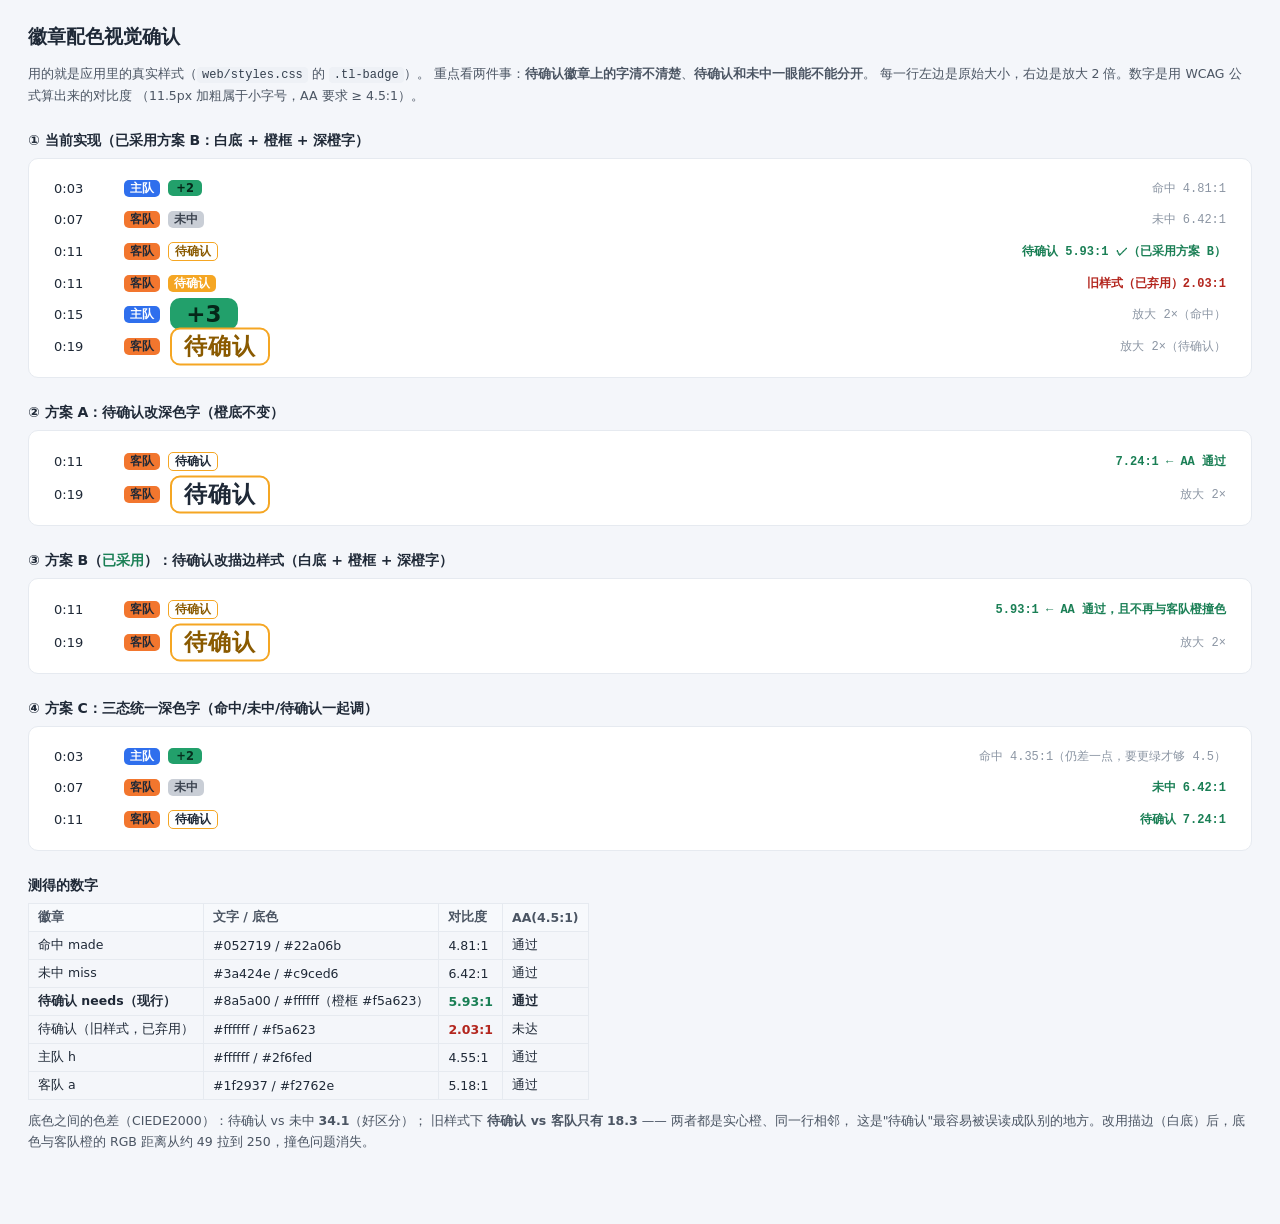
<file: web/_badge_preview.html>
<!DOCTYPE html>
<html lang="zh-CN">
<head>
<meta charset="utf-8">
<title>徽章配色视觉确认 · 待确认 vs 未中</title>
<link rel="stylesheet" href="styles.css?v=20260926-readable">
<style>
  body { background: var(--bg); padding: 24px 28px 60px; font-family: system-ui, "Segoe UI", "Microsoft YaHei", sans-serif; }
  h1 { font-size: 19px; margin: 0 0 4px; color: var(--ink); }
  h2 { font-size: 14px; margin: 26px 0 8px; color: var(--ink); }
  .note { font-size: 12.5px; color: var(--ink-2); line-height: 1.7; }
  .card2 { background: var(--card); border: 1px solid var(--line); border-radius: 10px; padding: 14px 16px; margin-top: 8px; }
  .demo-row { display: grid; grid-template-columns: 62px 1fr auto; gap: 8px; align-items: center;
              padding: 7px 9px; border-radius: 8px; font-size: 13px; }
  .demo-row:hover { background: #f4f7fc; }
  .zoom { transform: scale(2); transform-origin: left center; margin: 0 0 0 6px; }
  .num { font-family: Consolas, monospace; font-size: 12px; color: var(--ink-3); }
  .bad { color: #b3261e; font-weight: 700; }
  .ok { color: #1a7f55; font-weight: 700; }
  table { border-collapse: collapse; font-size: 12.5px; margin-top: 8px; }
  td, th { border: 1px solid var(--line); padding: 5px 9px; text-align: left; }
  th { background: #f7f9fc; color: var(--ink-2); font-weight: 600; }
</style>
</head>
<body>
<h1>徽章配色视觉确认</h1>
<p class="note">
  用的就是应用里的真实样式（<code>web/styles.css</code> 的 <code>.tl-badge</code>）。
  重点看两件事：<b>待确认徽章上的字清不清楚</b>、<b>待确认和未中一眼能不能分开</b>。
  每一行左边是原始大小，右边是放大 2 倍。数字是用 WCAG 公式算出来的对比度
  （11.5px 加粗属于小字号，AA 要求 ≥ 4.5:1）。
</p>

<h2>① 当前实现（已采用方案 B：白底 + 橙框 + 深橙字）</h2>
<div class="card2">
  <div class="demo-row">
    <span class="t">0:03</span>
    <span><span class="tl-badge h">主队</span>
      <span class="tl-badge made" style="margin-left:4px">+2</span></span>
    <span class="num">命中 4.81:1</span>
  </div>
  <div class="demo-row">
    <span class="t">0:07</span>
    <span><span class="tl-badge a">客队</span>
      <span class="tl-badge miss" style="margin-left:4px">未中</span></span>
    <span class="num">未中 6.42:1</span>
  </div>
  <div class="demo-row">
    <span class="t">0:11</span>
    <span><span class="tl-badge a">客队</span>
      <span class="tl-badge needs" style="margin-left:4px">待确认</span></span>
    <span class="num ok">待确认 5.93:1 ✓（已采用方案 B）</span>
  </div>
  <div class="demo-row">
    <span class="t">0:11</span>
    <span><span class="tl-badge a">客队</span>
      <span class="tl-badge" style="background:#f5a623;color:#fff;margin-left:4px">待确认</span></span>
    <span class="num bad">旧样式（已弃用）2.03:1</span>
  </div>
  <div class="demo-row">
    <span class="t">0:15</span>
    <span><span class="tl-badge h">主队</span>
      <span class="tl-badge made zoom">+3</span></span>
    <span class="num">放大 2×（命中）</span>
  </div>
  <div class="demo-row">
    <span class="t">0:19</span>
    <span><span class="tl-badge a">客队</span>
      <span class="tl-badge needs zoom">待确认</span></span>
    <span class="num">放大 2×（待确认）</span>
  </div>
</div>

<h2>② 方案 A：待确认改深色字（橙底不变）</h2>
<div class="card2">
  <div class="demo-row">
    <span class="t">0:11</span>
    <span><span class="tl-badge a">客队</span>
      <span class="tl-badge needs" style="color:#1f2937;margin-left:4px">待确认</span></span>
    <span class="num ok">7.24:1 ← AA 通过</span>
  </div>
  <div class="demo-row">
    <span class="t">0:19</span>
    <span><span class="tl-badge a">客队</span>
      <span class="tl-badge needs zoom" style="color:#1f2937">待确认</span></span>
    <span class="num">放大 2×</span>
  </div>
</div>

<h2>③ 方案 B（<span class="ok">已采用</span>）：待确认改描边样式（白底 + 橙框 + 深橙字）</h2>
<div class="card2">
  <div class="demo-row">
    <span class="t">0:11</span>
    <span><span class="tl-badge a">客队</span>
      <span class="tl-badge" style="background:#fff;color:#8a5a00;border:1px solid #f5a623;margin-left:4px">待确认</span></span>
    <span class="num ok">5.93:1 ← AA 通过，且不再与客队橙撞色</span>
  </div>
  <div class="demo-row">
    <span class="t">0:19</span>
    <span><span class="tl-badge a">客队</span>
      <span class="tl-badge zoom" style="background:#fff;color:#8a5a00;border:1px solid #f5a623">待确认</span></span>
    <span class="num">放大 2×</span>
  </div>
</div>

<h2>④ 方案 C：三态统一深色字（命中/未中/待确认一起调）</h2>
<div class="card2">
  <div class="demo-row">
    <span class="t">0:03</span>
    <span><span class="tl-badge h">主队</span>
      <span class="tl-badge made" style="color:#06301f;margin-left:4px">+2</span></span>
    <span class="num">命中 4.35:1（仍差一点，要更绿才够 4.5）</span>
  </div>
  <div class="demo-row">
    <span class="t">0:07</span>
    <span><span class="tl-badge a">客队</span>
      <span class="tl-badge miss" style="color:#3a424e;margin-left:4px">未中</span></span>
    <span class="num ok">未中 6.42:1</span>
  </div>
  <div class="demo-row">
    <span class="t">0:11</span>
    <span><span class="tl-badge a">客队</span>
      <span class="tl-badge needs" style="color:#1f2937;margin-left:4px">待确认</span></span>
    <span class="num ok">待确认 7.24:1</span>
  </div>
</div>

<h2>测得的数字</h2>
<table>
  <tr><th>徽章</th><th>文字 / 底色</th><th>对比度</th><th>AA(4.5:1)</th></tr>
  <tr><td>命中 made</td><td>#052719 / #22a06b</td><td>4.81:1</td><td>通过</td></tr>
  <tr><td>未中 miss</td><td>#3a424e / #c9ced6</td><td>6.42:1</td><td>通过</td></tr>
  <tr><td><b>待确认 needs（现行）</b></td><td>#8a5a00 / #ffffff（橙框 #f5a623）</td><td><b class="ok">5.93:1</b></td><td><b>通过</b></td></tr>
  <tr><td>待确认（旧样式，已弃用）</td><td>#ffffff / #f5a623</td><td class="bad">2.03:1</td><td>未达</td></tr>
  <tr><td>主队 h</td><td>#ffffff / #2f6fed</td><td>4.55:1</td><td>通过</td></tr>
  <tr><td>客队 a</td><td>#1f2937 / #f2762e</td><td>5.18:1</td><td>通过</td></tr>
</table>
<p class="note" style="margin-top:10px">
  底色之间的色差（CIEDE2000）：待确认 vs 未中 <b>34.1</b>（好区分）；
  旧样式下 <b>待确认 vs 客队只有 18.3</b> —— 两者都是实心橙、同一行相邻，
  这是"待确认"最容易被误读成队别的地方。改用描边（白底）后，底色与客队橙的
  RGB 距离从约 49 拉到 250，撞色问题消失。
</p>
</body>
</html>
</file>
<file: web/styles.css>
/* ==========================================================================
   AI 篮球分析软件 —— 全局样式
   设计口径：深色顶栏 + 浅色内容区；卡片式信息分组；ECharts 用统一浅色主题。
   ========================================================================== */
:root {
  --nav-h: 58px;
  --dark: #16202c;
  --dark-2: #1f2d3d;
  --ink: #1f2937;
  --ink-2: #4b5563;
  --ink-3: #8b95a3;
  --line: #e6eaf0;
  --bg: #f4f6fa;
  --card: #ffffff;
  --home: #2f6fed;   /* 主队主题色 */
  --away: #f2762e;   /* 客队主题色 */
  --made: #22a06b;   /* 命中 */
  --miss: #e5484d;   /* 未中 */
}

* { box-sizing: border-box; }
html, body { margin: 0; padding: 0; }
body {
  font-family: "PingFang SC", "Microsoft YaHei", "Hiragino Sans GB", system-ui, sans-serif;
  background: var(--bg);
  color: var(--ink);
  font-size: 14px;
  -webkit-font-smoothing: antialiased;
}
[v-cloak] { display: none; }
a { text-decoration: none; color: inherit; }
code {
  background: #eef1f6; padding: 1px 5px; border-radius: 4px;
  font-family: Consolas, Monaco, monospace; font-size: 12px; color: #35404f;
}

/* ---------------- 顶栏 ---------------- */
.topbar {
  height: var(--nav-h); background: var(--dark); color: #e8eef6;
  display: flex; align-items: center; gap: 18px; padding: 0 16px;
  position: sticky; top: 0; z-index: 100;
  box-shadow: 0 2px 10px rgba(15, 25, 40, .18);
}
.brand { display: flex; align-items: center; gap: 10px; min-width: 210px; }
.brand .logo { font-size: 22px; }
.brand-text { display: flex; flex-direction: column; line-height: 1.25; }
.brand-text b { font-size: 15px; letter-spacing: .5px; }
.brand-text small { color: #93a3b8; font-size: 11px; }
.topnav { display: flex; gap: 4px; flex: 1; overflow-x: auto; }
.topnav-item {
  display: inline-flex; align-items: center; gap: 6px;
  padding: 7px 12px; border-radius: 8px; color: #b9c6d6; font-size: 13px;
  white-space: nowrap; transition: all .15s;
}
.topnav-item:hover { background: rgba(255, 255, 255, .07); color: #fff; }
.topnav-item.active { background: var(--home); color: #fff; font-weight: 600; }
.topnav-item .ico { font-size: 14px; }
.topbar-right { display: flex; align-items: center; gap: 8px; }

/* ---------------- 降级提示条 ---------------- */
.degrade-bar {
  background: #fff7e6; color: #8a5a00; border-bottom: 1px solid #ffe1a8;
  padding: 8px 16px; font-size: 12.5px; line-height: 1.7;
}
.degrade-bar code { background: #fff0d1; color: #7a4d00; }

/* ---------------- 布局 ---------------- */
.layout { display: flex; align-items: flex-start; gap: 0; }
.sidebar {
  width: 196px; flex: 0 0 196px; background: var(--dark-2);
  min-height: calc(100vh - var(--nav-h)); padding: 12px 10px 20px;
  position: sticky; top: var(--nav-h);
}
.side-sec {
  color: #7d8ea4; font-size: 11px; letter-spacing: 1px;
  padding: 12px 8px 6px; text-transform: uppercase;
}
.side-item {
  display: flex; align-items: center; gap: 9px; padding: 9px 10px;
  border-radius: 8px; color: #c2cfdd; font-size: 13.5px; margin-bottom: 2px;
  transition: all .15s;
}
.side-item:hover { background: rgba(255, 255, 255, .07); color: #fff; }
.side-item.active { background: rgba(47, 111, 237, .22); color: #fff; font-weight: 600;
  box-shadow: inset 3px 0 0 var(--home); }
.side-item .ico { width: 16px; text-align: center; }
.side-card {
  margin-top: 16px; background: rgba(255, 255, 255, .05);
  border: 1px solid rgba(255, 255, 255, .08); border-radius: 10px; padding: 10px;
}
.side-card-title { color: #8fa0b6; font-size: 11px; margin-bottom: 8px; letter-spacing: .5px; }
.side-card-score { display: flex; flex-direction: column; gap: 4px; }
.side-card-score > div { display: flex; justify-content: space-between; color: #dbe5f0; font-size: 13px; }
.side-card-score span { font-weight: 700; color: #fff; font-variant-numeric: tabular-nums; }
.side-card-meta { color: #8496ab; font-size: 11.5px; margin-top: 7px; line-height: 1.6; }

.content { flex: 1; padding: 16px 18px 40px; min-width: 0; }

/* ---------------- 通用卡片 / 栅格 ---------------- */
.card {
  background: var(--card); border: 1px solid var(--line); border-radius: 12px;
  padding: 14px 16px; margin-bottom: 14px;
  box-shadow: 0 1px 3px rgba(22, 32, 44, .05);
}
.card-title {
  font-size: 14px; font-weight: 700; margin: 0 0 12px; color: var(--ink);
  display: flex; align-items: center; gap: 8px; flex-wrap: wrap;
}
.card-title .sub { font-weight: 400; color: var(--ink-3); font-size: 12px; }
.card-title .grow { flex: 1; }
.grid { display: grid; gap: 14px; }
.grid-2 { grid-template-columns: repeat(2, minmax(0, 1fr)); }
.grid-3 { grid-template-columns: repeat(3, minmax(0, 1fr)); }
.grid-4 { grid-template-columns: repeat(4, minmax(0, 1fr)); }
.grid-court { grid-template-columns: minmax(420px, 1.35fr) minmax(320px, 1fr); }
@media (max-width: 1180px) {
  .grid-2, .grid-3, .grid-4, .grid-court { grid-template-columns: minmax(0, 1fr); }
  .sidebar { display: none; }
}
.muted { color: var(--ink-3); }
.mono { font-family: Consolas, Monaco, monospace; font-variant-numeric: tabular-nums; }
.hint { color: var(--ink-3); font-size: 12px; line-height: 1.7; }
.row { display: flex; align-items: center; gap: 10px; flex-wrap: wrap; }
.spacer { flex: 1; }

/* ---------------- 比分牌 ---------------- */
.scoreboard {
  display: flex; align-items: stretch; gap: 12px;
  background: linear-gradient(135deg, #1b2839, #25384f);
  border-radius: 12px; padding: 16px 18px; color: #fff;
}
.scoreboard .team { flex: 1; text-align: center; }
.scoreboard .team .nm { font-size: 14px; color: #a9bdd4; margin-bottom: 4px; }
.scoreboard .team .pts { font-size: 44px; font-weight: 800; line-height: 1; font-variant-numeric: tabular-nums; }
.scoreboard .team.home .pts { color: #7fb0ff; }
.scoreboard .team.away .pts { color: #ffb37f; }
.scoreboard .team .meta { font-size: 12px; color: #9db0c6; margin-top: 8px; line-height: 1.7; }
.scoreboard .mid { display: flex; flex-direction: column; align-items: center; justify-content: center; gap: 6px; min-width: 110px; }
.scoreboard .mid .vs { font-size: 12px; color: #8ea3ba; letter-spacing: 2px; }
.scoreboard .mid .win { font-size: 12.5px; color: #ffd66b; font-weight: 600; }

/* 关键指标小卡 */
.kpi { background: #f8fafc; border: 1px solid var(--line); border-radius: 10px; padding: 10px 12px; }
.kpi .k { font-size: 12px; color: var(--ink-3); margin-bottom: 6px; }
.kpi .v { font-size: 22px; font-weight: 700; font-variant-numeric: tabular-nums; }
.kpi .d { font-size: 11.5px; color: var(--ink-3); margin-top: 4px; }
.kpi.home .v { color: var(--home); }
.kpi.away .v { color: var(--away); }

/* 命中率条（对比双方） */
.pctbar { height: 8px; border-radius: 4px; background: #eef1f6; overflow: hidden; display: flex; }
.pctbar i { display: block; height: 100%; }
.pctbar .h { background: var(--home); }
.pctbar .a { background: var(--away); }

/* ---------------- 时间轴 ---------------- */
.timeline { max-height: 430px; overflow-y: auto; padding-right: 4px; }
.tl-row {
  display: grid; grid-template-columns: 52px 96px 1fr auto; gap: 8px;
  align-items: center; padding: 7px 9px; border-radius: 8px; cursor: pointer;
  border: 1px solid transparent; font-size: 13px;
}
.tl-row:hover { background: #f4f7fc; }
.tl-row.active { background: #eef4ff; border-color: #c7dbff; }
.tl-row .t { color: var(--ink-3); font-family: Consolas, monospace; font-size: 12px; }
.tl-row .pl { color: var(--ink-2); overflow: hidden; text-overflow: ellipsis; white-space: nowrap; }
.tl-badge {
  display: inline-block; min-width: 34px; text-align: center; padding: 1px 6px;
  border-radius: 5px; font-size: 11.5px; font-weight: 700; color: #fff;
}
.tl-badge.made { background: var(--made); color: #052719; }
.tl-badge.miss { background: #c9ced6; color: #3a424e; }
.tl-badge.h { background: var(--home); }
.tl-badge.a { background: var(--away); color: #1f2937; }
.tl-badge.needs { background: #fff; border: 1px solid #f5a623; color: #8a5a00; }

/* ---------------- 球场容器 ---------------- */
.court-wrap { position: relative; width: 100%; }
.court-svg { display: block; width: 100%; height: auto; }
.court-wrap .echarts-overlay { position: absolute; inset: 0; }
.court-toolbar { display: flex; align-items: center; gap: 8px; flex-wrap: wrap; margin-bottom: 10px; }
.legend { display: flex; gap: 14px; flex-wrap: wrap; font-size: 12px; color: var(--ink-2); margin-top: 8px; }
.legend i { display: inline-block; width: 10px; height: 10px; border-radius: 50%; margin-right: 5px; vertical-align: middle; }
.legend .ring { background: transparent; border: 2px solid var(--miss); }
.legend .dot { background: var(--made); }

/* ---------------- 标球场：左右两个画面（各标一个半场） ----------------
   用户实测反馈："只能在一个画面里点，想点完所有点根本不显示" ——
   一个镜头里只看得见半场。这里把场地分成左右两个画面并排，各自标各自的点。
   当前要点的那个画面高亮（蓝框 + 亮底），另一个淡着，避免点错画面。 */
.mf-panels { display: flex; gap: 12px; align-items: flex-start; width: 100%; }
.mf-panels > .mf-panel-wrap { flex: 1 1 0; min-width: 0; max-width: 50%; }
.mf-panel-wrap { border: 2px solid transparent; border-radius: 8px; }
.mf-panel-wrap.on { border-color: #409eff; background: #f2f8ff; }
.mf-panel-head {
  flex: 1 1 260px; min-width: 260px; padding: 8px 10px;
  border: 1px solid var(--line); border-radius: 8px; cursor: pointer;
}
.mf-panel-head.on { border-color: #409eff; background: #f2f8ff; }
.mf-badge {
  position: absolute; left: 8px; top: 8px; z-index: 3;
  padding: 2px 8px; border-radius: 10px; font-size: 12px;
  background: rgba(0, 0, 0, .6); color: #fff;
}

/* ---------------- 复核页 ---------------- */
.rev-row {
  display: grid; grid-template-columns: 120px 1fr 128px 110px 250px;
  gap: 12px; align-items: center; padding: 10px 12px;
  border-bottom: 1px solid var(--line);
}
.rev-row:last-child { border-bottom: none; }
.rev-row:hover { background: #fafbfe; }
.rev-head { font-size: 12px; color: var(--ink-3); background: #f8fafc; font-weight: 600; }
.rev-thumb { width: 118px; height: 82px; border: 1px solid var(--line); border-radius: 8px; background: #fbfcfe; }
.conf-bar { height: 6px; border-radius: 3px; background: #eef1f6; overflow: hidden; margin-top: 4px; }
.conf-bar i { display: block; height: 100%; background: #f5a623; }
@media (max-width: 1100px) {
  .rev-row { grid-template-columns: 1fr; }
  .rev-thumb { width: 100%; height: 120px; }
}

/* ---------------- 高光 ---------------- */
.clip-grid { display: grid; grid-template-columns: repeat(auto-fill, minmax(280px, 1fr)); gap: 14px; }
.clip { border: 1px solid var(--line); border-radius: 10px; overflow: hidden; background: #fff; }
.clip .thumb {
  height: 132px; background: linear-gradient(135deg, #222f3f, #37475c); color: #cfe0f5;
  display: flex; align-items: center; justify-content: center; font-size: 30px; cursor: pointer;
  position: relative;
}
.clip .thumb .lab { position: absolute; right: 8px; bottom: 6px; font-size: 12px; color: #fff; }
.clip video { width: 100%; display: block; background: #000; max-height: 260px; }
.clip .body { padding: 10px 12px; }
.clip .body .ttl { font-weight: 600; font-size: 13.5px; margin-bottom: 5px; }
.clip .body .mt { font-size: 12px; color: var(--ink-3); line-height: 1.7; }

/* ---------------- 战报 markdown ---------------- */
.md { line-height: 1.85; font-size: 14px; color: #26303d; }
.md h1 { font-size: 21px; border-bottom: 2px solid #1f2d3d; padding-bottom: 8px; margin: 4px 0 16px; }
.md h2 { font-size: 16.5px; margin: 22px 0 10px; padding-left: 10px; border-left: 4px solid var(--home); }
.md h3 { font-size: 14.5px; margin: 16px 0 8px; }
.md table { border-collapse: collapse; width: 100%; margin: 10px 0 16px; font-size: 13px; }
.md th, .md td { border: 1px solid var(--line); padding: 7px 10px; text-align: left; }
.md th { background: #f6f8fb; font-weight: 600; }
.md tr:nth-child(even) td { background: #fcfdff; }
.md ul { padding-left: 22px; }
.md li { margin: 4px 0; }
.md hr { border: none; border-top: 1px dashed var(--line); margin: 18px 0; }
.md strong { color: #101a26; }
.md em { color: var(--ink-3); }

/* ---------------- 上传页 ---------------- */
.src-card {
  border: 1px solid var(--line); border-radius: 10px; padding: 12px 14px; cursor: pointer;
  transition: all .15s; background: #fff;
}
.src-card:hover { border-color: #b9cdf0; background: #fafcff; }
.src-card.active { border-color: var(--home); background: #f3f8ff; box-shadow: 0 0 0 2px rgba(47, 111, 237, .12); }
.src-card .t { font-weight: 600; margin-bottom: 5px; display: flex; align-items: center; gap: 6px; }
.src-card .d { font-size: 12px; color: var(--ink-3); line-height: 1.7; }
.progress-box { background: #f8fafc; border: 1px solid var(--line); border-radius: 10px; padding: 14px 16px; }
.stage-log { font-family: Consolas, Monaco, monospace; font-size: 12px; color: var(--ink-2);
  max-height: 190px; overflow-y: auto; background: #fff; border: 1px solid var(--line);
  border-radius: 8px; padding: 8px 10px; line-height: 1.8; }

/* Element Plus 微调：让表格更紧凑、卡片更贴合整体风格 */
.el-table { font-size: 13px; }
.el-card { border-radius: 12px; }
.el-descriptions__label { color: var(--ink-3) !important; }

/* ==========================================================================
   战术分析页
   --------------------------------------------------------------------------
   两块叠加的 SVG 必须**严格对齐**：球场层（court.js 生成）和球员层
   （tacticsPlayersLayer 生成）用的是同一个 viewBox，
   所以只要容器尺寸一致、绝对定位铺满，就能像素级重合。
   ========================================================================== */
.kpi-row { display: grid; grid-template-columns: repeat(6, 1fr); gap: 10px; margin-bottom: 14px; }
@media (max-width: 1200px) { .kpi-row { grid-template-columns: repeat(3, 1fr); } }

.blk { margin-bottom: 14px; }
.blk-title { font-weight: 600; margin-bottom: 8px; color: var(--ink); }
.tag-gap { margin: 0 6px 4px 0; }

/* 俯视战术图：左图右文 */
.tac-grid { display: grid; grid-template-columns: minmax(320px, 1.15fr) minmax(260px, 1fr); gap: 16px; }
@media (max-width: 1000px) { .tac-grid { grid-template-columns: 1fr; } }

.tac-overlay { position: absolute; inset: 0; }
.tac-overlay svg { width: 100%; height: 100%; display: block; }

.playbar { display: flex; align-items: center; gap: 8px; margin-top: 10px; flex-wrap: wrap; }
.playbar-slider { flex: 1 1 160px; min-width: 140px; margin: 0 4px; }

.insight-list { list-style: none; margin: 0; padding: 0; }
.insight-list li { padding: 6px 0; border-bottom: 1px dashed var(--line); font-size: 13px; line-height: 1.6; }
.insight-list li:last-child { border-bottom: none; }
.insight-list a { color: var(--home); font-weight: 600; margin-right: 6px; font-variant-numeric: tabular-nums; }

/* 传球网络：球网 + 连线表 */
.tac-net { display: flex; gap: 16px; align-items: flex-start; flex-wrap: wrap; }
.tac-net .court-wrap { flex: 1 1 380px; max-width: 520px; }

/* 阵型时间轴 */
.bar-row { display: flex; align-items: center; gap: 10px; margin-top: 8px; }
.bar-label { flex: 0 0 108px; font-size: 12px; color: var(--ink-2); text-align: right; }
.bar-track { flex: 1 1 auto; display: block; height: 18px; background: #f1f5f9;
  border-radius: 6px; overflow: hidden; border: 1px solid var(--line); }
.bar-track svg.formation-bar { width: 100%; height: 100%; display: block; }

.small { font-size: 12px; line-height: 1.8; }

/* ---- 首页的模块入口卡片（home.js）----
   用户反馈：打开网页先看到一大片空白、不知道点哪里。首页给"这是什么 + 从哪开始 + 有哪些模块"。
   卡片整块可点（<a>），hover 抬一下，避免看起来像纯文本。 */
.home-card { display: block; text-decoration: none; color: inherit;
  background: #f8fafc; border: 1px solid var(--line); border-radius: 10px;
  padding: 12px 14px; transition: box-shadow .15s, transform .15s, border-color .15s; }
.home-card:hover { border-color: var(--home); box-shadow: 0 3px 10px rgba(47, 111, 237, .12);
  transform: translateY(-1px); }
.home-card-head { display: flex; align-items: center; gap: 8px; font-size: 14px; }
.home-card-ico { font-size: 17px; line-height: 1; }
.home-card-desc { color: var(--ink-3); font-size: 12px; line-height: 1.7; margin-top: 6px; }
</file>
